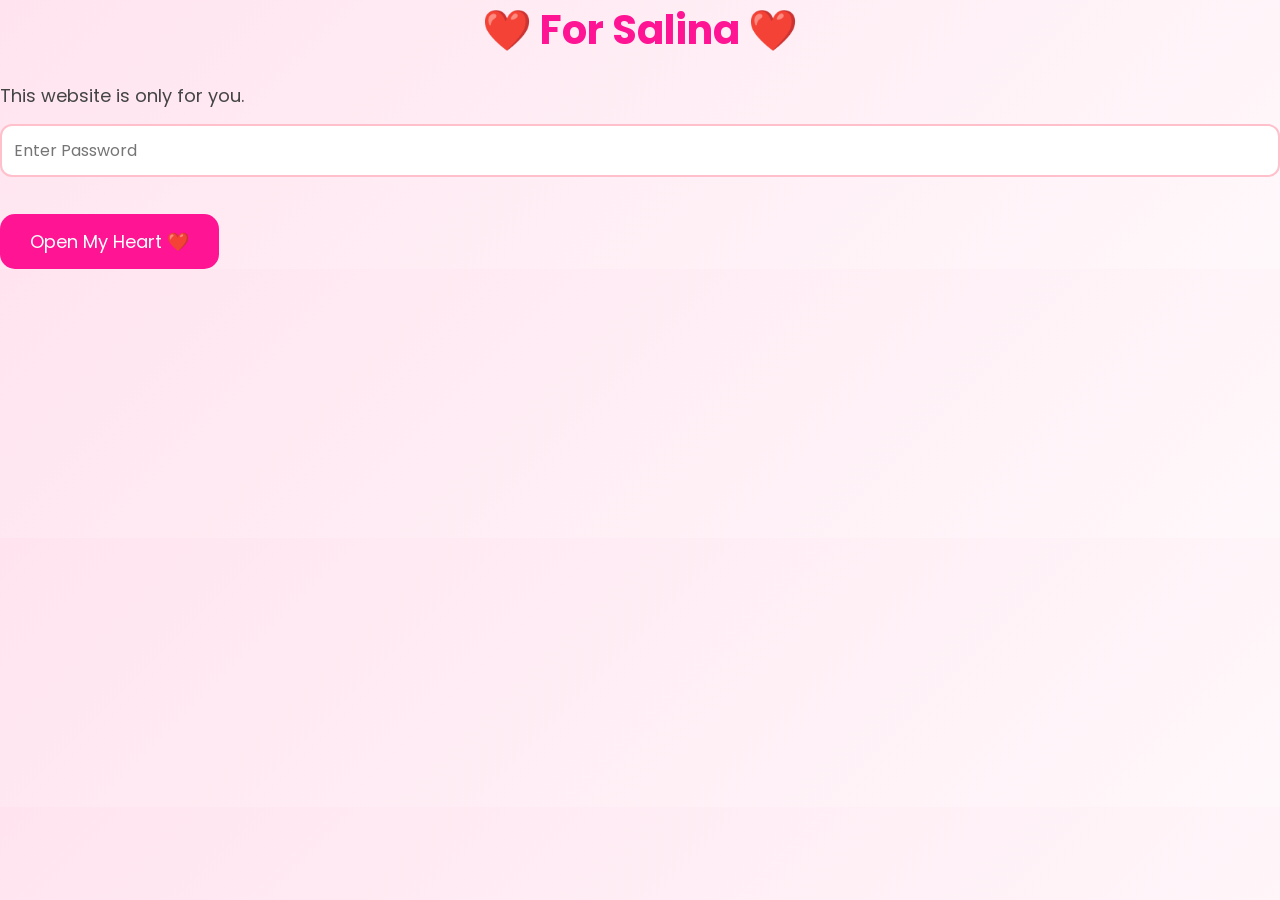
<file: index.html>
<!DOCTYPE html>
<html lang="en">
<head>
<meta charset="UTF-8">
<meta name="viewport" content="width=device-width, initial-scale=1.0">
<title>For Salina ❤️</title>

<link rel="stylesheet" href="style.css">

</head>

<body>

<div class="login">

<h1>❤️ For Salina ❤️</h1>

<p>This website is only for you.</p>

<input
type="password"
id="password"
placeholder="Enter Password">

<br><br>

<button onclick="login()">

Open My Heart ❤️

</button>

<p id="error"></p>

</div>

<script src="script.js"></script>

</body>
</html>
</file>
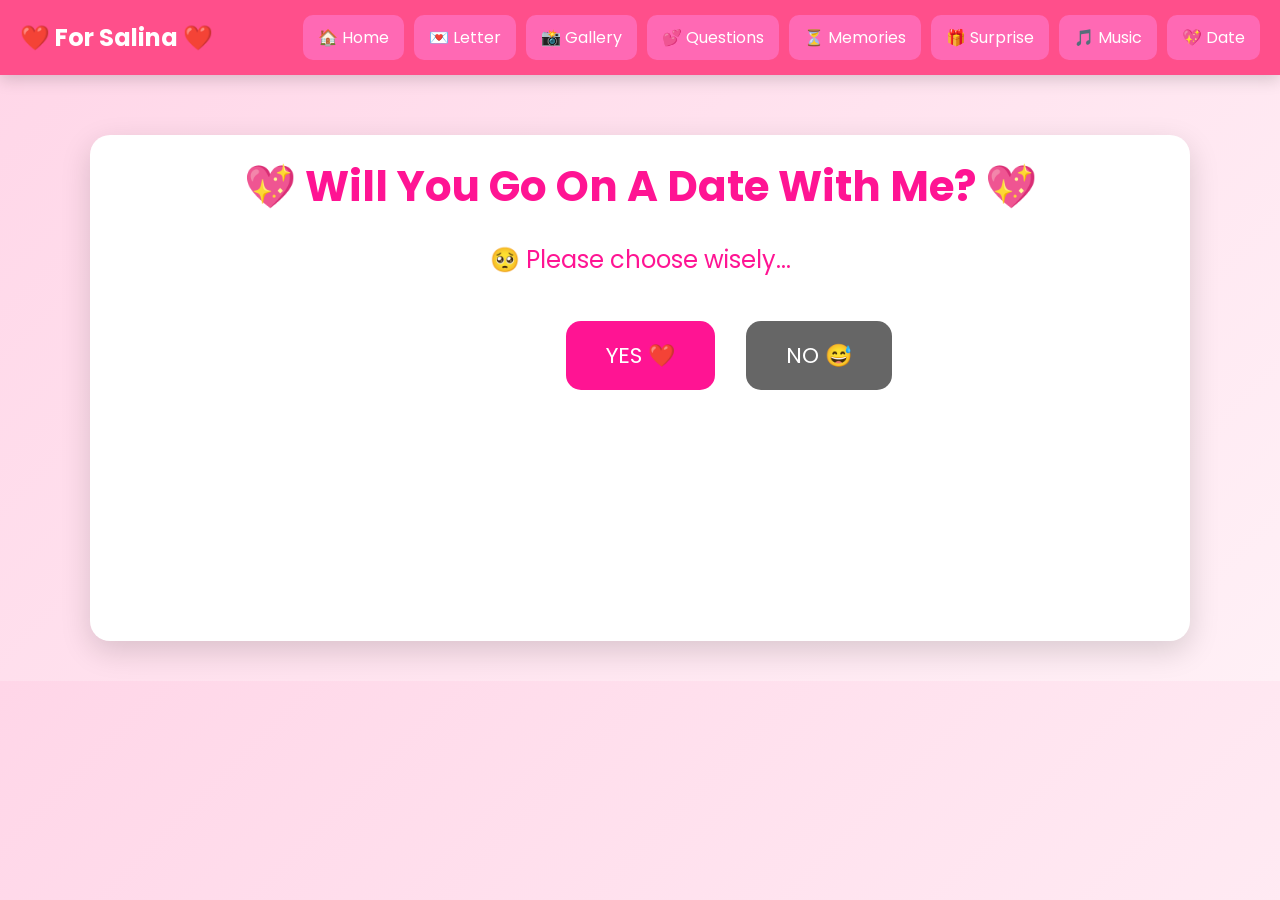
<file: date.html>
<!DOCTYPE html>
<html lang="en">
<head>
<meta charset="UTF-8">
<meta name="viewport" content="width=device-width, initial-scale=1.0">
<title>💖 Date With Me</title>

<link rel="stylesheet" href="style.css">

<style>

body{
    margin:0;
    font-family:Poppins,Arial,sans-serif;
    background:linear-gradient(135deg,#ffd6e8,#fff0f6);
}

nav{
    background:#ff4f8b;
    display:flex;
    justify-content:space-between;
    align-items:center;
    padding:15px 20px;
}

.logo{
    color:white;
    font-size:24px;
    font-weight:bold;
}

.menu{
    display:flex;
    gap:10px;
}

.menu a{
    text-decoration:none;
    color:white;
    background:#ff69b4;
    padding:10px 15px;
    border-radius:10px;
}

.menu-btn{
    display:none;
    color:white;
    font-size:30px;
    cursor:pointer;
}

.container{
    text-align:center;
    margin-top:60px;
    padding:20px;
}

h1{
    color:#ff1493;
    font-size:42px;
}

#message{
    color:#ff1493;
    font-size:24px;
    margin-bottom:40px;
}

.buttons{
    position:relative;
    height:300px;
}

#yesBtn{
    background:#ff1493;
    color:white;
    border:none;
    padding:18px 40px;
    font-size:22px;
    border-radius:15px;
    cursor:pointer;
    transition:.3s;
}

#noBtn{
    background:#666;
    color:white;
    border:none;
    padding:18px 40px;
    font-size:22px;
    border-radius:15px;
    cursor:pointer;
    position:absolute;
    left:60%;
    top:0;
}

.heart{
    position:fixed;
    bottom:-50px;
    animation:floatUp 4s linear forwards;
    pointer-events:none;
}

@keyframes floatUp{
0%{
transform:translateY(0);
opacity:1;
}
100%{
transform:translateY(-120vh);
opacity:0;
}
}

@media(max-width:768px){

.menu-btn{
display:block;
}

.menu{
display:none;
position:absolute;
top:65px;
left:0;
width:100%;
background:#ff4f8b;
flex-direction:column;
padding:15px;
}

.menu.show{
display:flex;
}

.menu a{
margin:5px 0;
text-align:center;
}

#noBtn{
left:55%;
}

}

</style>

</head>

<body>

<nav>

<div class="logo">❤️ For Salina ❤️</div>

<div class="menu-btn" onclick="toggleMenu()">☰</div>

<div class="menu" id="menu">

<a href="home.html">🏠 Home</a>
<a href="letter.html">💌 Letter</a>
<a href="gallery.html">📸 Gallery</a>
<a href="questions.html">💕 Questions</a>
<a href="memories.html">⏳ Memories</a>
<a href="surprise.html">🎁 Surprise</a>
<a href="music.html">🎵 Music</a>
<a href="date.html">💖 Date</a>

</div>

</nav>

<div class="container">

<h1>💖 Will You Go On A Date With Me? 💖</h1>

<p id="message">
🥺 Please choose wisely...
</p>

<div class="buttons">

<button id="yesBtn">YES ❤️</button>

<button id="noBtn">NO 😅</button>

</div>

</div>

<script>

function toggleMenu(){
document.getElementById("menu").classList.toggle("show");
}

const messages=[
"🥺 Please don't break my heart...",
"🌹 I'll bring flowers!",
"🍫 I'll buy chocolates!",
"🥹 Pretty please...",
"💕 It'll be fun!",
"❤️ You look cute saying YES!",
"🥰 Come on...",
"😂 Nice try!",
"😍 You can't catch me!",
"💖 Please say YES!"
];

let index=0;
let yesSize=22;

const yes=document.getElementById("yesBtn");
const no=document.getElementById("noBtn");
const message=document.getElementById("message");

function moveNo(){

const x=Math.random()*(window.innerWidth-140);

const y=Math.random()*(window.innerHeight-140);

no.style.position="fixed";
no.style.left=x+"px";
no.style.top=y+"px";

message.innerHTML=messages[index%messages.length];

index++;

yesSize+=6;

yes.style.fontSize=yesSize+"px";

}

no.addEventListener("mouseover",moveNo);
no.addEventListener("click",moveNo);

yes.onclick=function(){

document.body.innerHTML=`
<div style="height:100vh;display:flex;justify-content:center;align-items:center;flex-direction:column;background:linear-gradient(#ff5ca8,#ffd6e8);text-align:center;">

<h1 style="font-size:60px;color:white;">🎉 YAY!! ❤️</h1>

<h2 style="color:white;">Thank you Salina 💖</h2>

<p style="font-size:24px;color:white;">
I can't wait for our date! 🌹🥰
</p>

</div>
`;

for(let i=0;i<120;i++){

setTimeout(function(){

let heart=document.createElement("div");

heart.className="heart";

heart.innerHTML="❤️";

heart.style.left=Math.random()*100+"vw";

heart.style.fontSize=(20+Math.random()*25)+"px";

document.body.appendChild(heart);

setTimeout(()=>heart.remove(),4000);

},i*40);

}

}

</script>

</body>
</html>
</file>
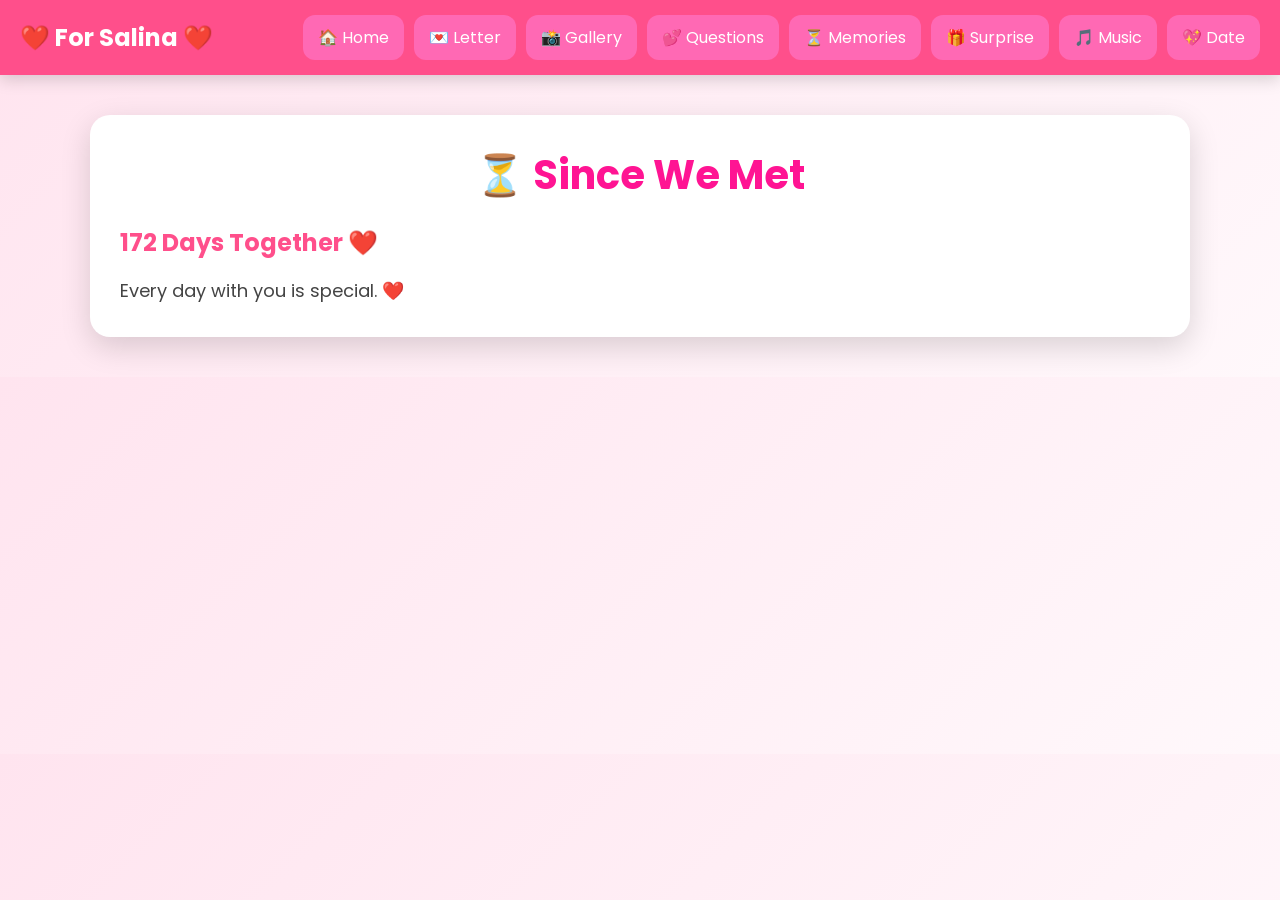
<file: memories.html>
<!DOCTYPE html>
<html>
<head>
<title>Memories ❤️</title>
<link rel="stylesheet" href="style.css">
</head>
<body>

<nav>

<div class="logo">❤️ For Salina ❤️</div>

<div class="menu-btn" onclick="toggleMenu()">☰</div>

<div class="menu" id="menu">

<a href="home.html">🏠 Home</a>
<a href="letter.html">💌 Letter</a>
<a href="gallery.html">📸 Gallery</a>
<a href="questions.html">💕 Questions</a>
<a href="memories.html">⏳ Memories</a>
<a href="surprise.html">🎁 Surprise</a>
<a href="music.html">🎵 Music</a>
<a href="date.html">💖 Date</a>

</div>

</nav>

<div class="container">

<h1>⏳ Since We Met</h1>

<h2 id="days"></h2>

<p>Every day with you is special. ❤️</p>

</div>

<script>
const start = new Date("2026-06-15");
const today = new Date();
const diff = today - start;
const days = Math.floor(diff/(1000*60*60*24));
document.getElementById("days").innerHTML =
days + " Days Together ❤️";
</script>

</body>
</html>
</file>
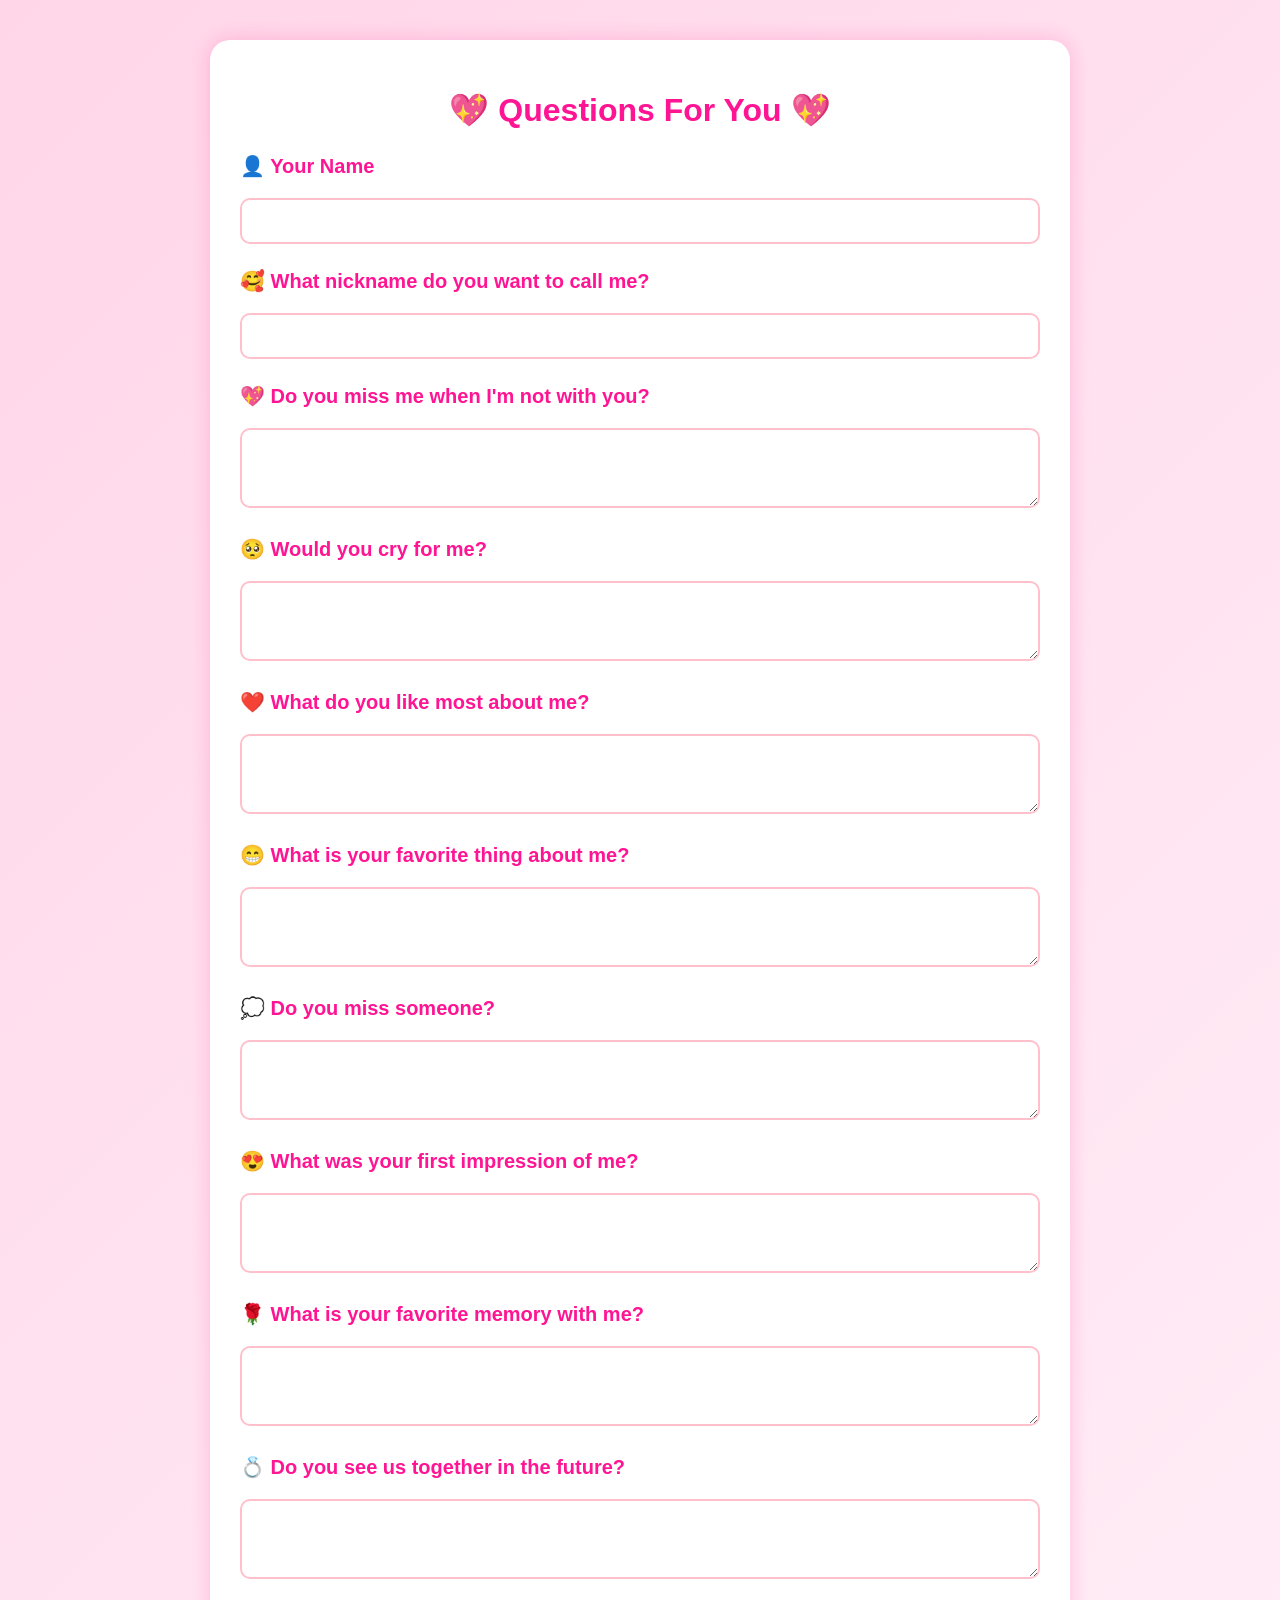
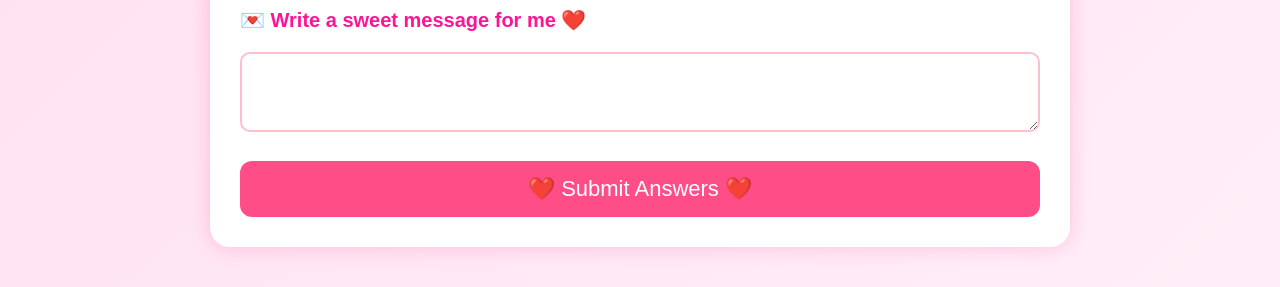
<file: questions.html>
<!DOCTYPE html>
<html lang="en">
<head>
<meta charset="UTF-8">
<meta name="viewport" content="width=device-width, initial-scale=1.0">
<title>Questions ❤️</title>

<style>
body{
    margin:0;
    font-family:Arial,sans-serif;
    background:linear-gradient(135deg,#ffd6e8,#ffeef7);
}

.container{
    max-width:800px;
    margin:40px auto;
    background:white;
    padding:30px;
    border-radius:20px;
    box-shadow:0 0 20px rgba(255,20,147,.2);
}

h1{
    text-align:center;
    color:#ff1493;
}

.question{
    margin:25px 0;
}

.question p{
    font-size:20px;
    color:#ff1493;
    font-weight:bold;
}

input,textarea{
    width:100%;
    padding:12px;
    border:2px solid pink;
    border-radius:10px;
    font-size:16px;
    box-sizing:border-box;
}

textarea{
    min-height:80px;
    resize:vertical;
}

button{
    width:100%;
    padding:15px;
    border:none;
    border-radius:12px;
    background:#ff4d88;
    color:white;
    font-size:22px;
    cursor:pointer;
    transition:.3s;
}

button:hover{
    background:#ff1f6b;
}

#thanksMessage{
    display:none;
    text-align:center;
    font-size:28px;
    color:#ff1493;
    margin-top:30px;
    font-weight:bold;
}

.heart{
    position:fixed;
    bottom:-50px;
    animation:floatUp 4s linear forwards;
    pointer-events:none;
}

@keyframes floatUp{
from{
transform:translateY(0);
opacity:1;
}
to{
transform:translateY(-120vh);
opacity:0;
}
}
</style>

</head>
<body>

<div class="container">

<h1>💖 Questions For You 💖</h1>

<form action="https://formspree.io/f/mvzeoajn" method="POST">

<div class="question">
<p>👤 Your Name</p>
<input type="text" name="Name" required>
</div>

<div class="question">
<p>🥰 What nickname do you want to call me?</p>
<input type="text" name="Nickname">
</div>

<div class="question">
<p>💖 Do you miss me when I'm not with you?</p>
<textarea name="Do you miss me?" required></textarea>
</div>

<div class="question">
<p>🥺 Would you cry for me?</p>
<textarea name="Would you cry for me?" required></textarea>
</div>

<div class="question">
<p>❤️ What do you like most about me?</p>
<textarea name="What do you like most about me?" required></textarea>
</div>

<div class="question">
<p>😁 What is your favorite thing about me?</p>
<textarea name="Favorite thing about me?" required></textarea>
</div>

<div class="question">
<p>💭 Do you miss someone?</p>
<textarea name="Do you miss someone?"></textarea>
</div>

<div class="question">
<p>😍 What was your first impression of me?</p>
<textarea name="First impression"></textarea>
</div>

<div class="question">
<p>🌹 What is your favorite memory with me?</p>
<textarea name="Favorite memory"></textarea>
</div>

<div class="question">
<p>💍 Do you see us together in the future?</p>
<textarea name="Future together"></textarea>
</div>

<div class="question">
<p>💌 Write a sweet message for me ❤️</p>
<textarea name="Message"></textarea>
</div>

<button type="submit">
❤️ Submit Answers ❤️
</button>

<div id="thanksMessage">
💖 Thank You Salina! 💖<br><br>
Your answers have been sent to Pramod ❤️
</div>

</form>

</div>

<script>
const form=document.querySelector("form");

form.addEventListener("submit",function(){

setTimeout(function(){

document.getElementById("thanksMessage").style.display="block";

for(let i=0;i<40;i++){

let heart=document.createElement("div");

heart.className="heart";
heart.innerHTML="❤️";

heart.style.left=Math.random()*100+"vw";
heart.style.fontSize=(20+Math.random()*25)+"px";

document.body.appendChild(heart);

setTimeout(()=>{
heart.remove();
},4000);

}

},500);

});
</script>

</body>
</html>
</file>
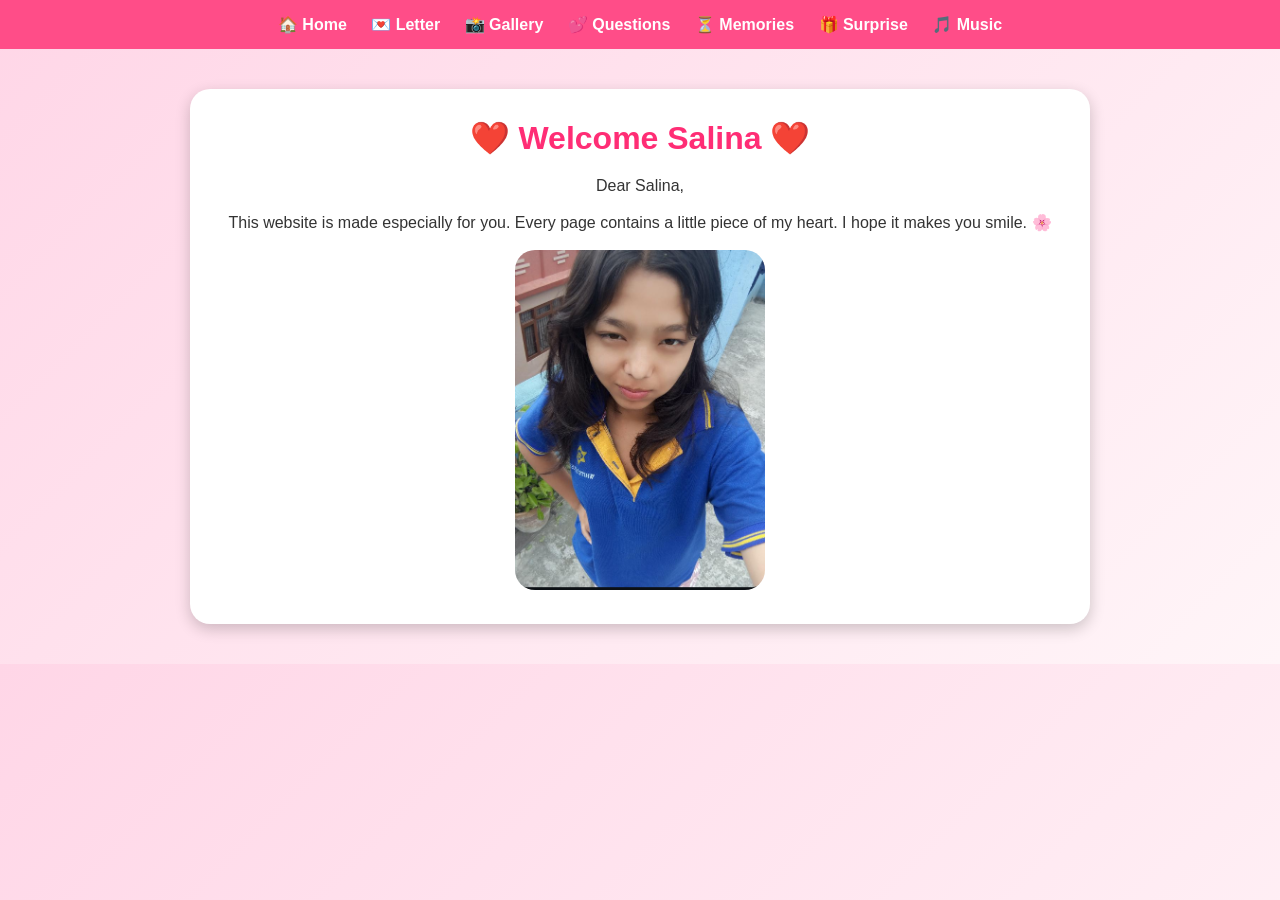
<file: for salina/home.html>
<!DOCTYPE html>
<html lang="en">
<head>
<meta charset="UTF-8">
<meta name="viewport" content="width=device-width, initial-scale=1.0">
<title>Home ❤️</title>

<link rel="stylesheet" href="style.css">

</head>

<body>

<nav>

<a href="home.html">🏠 Home</a>

<a href="letter.html">💌 Letter</a>

<a href="gallery.html">📸 Gallery</a>

<a href="questions.html">💕 Questions</a>

<a href="memories.html">⏳ Memories</a>

<a href="surprise.html">🎁 Surprise</a>

<a href="music.html">🎵 Music</a>

</nav>

<div class="container">

<h1>❤️ Welcome Salina ❤️</h1>

<p>

Dear Salina,

<br><br>

This website is made especially for you.

Every page contains a little piece of my heart.

I hope it makes you smile. 🌸

</p>

<br>

<img src="photo1.png" width="250" style="border-radius:20px;">

</div>

</body>
</html>
</file>
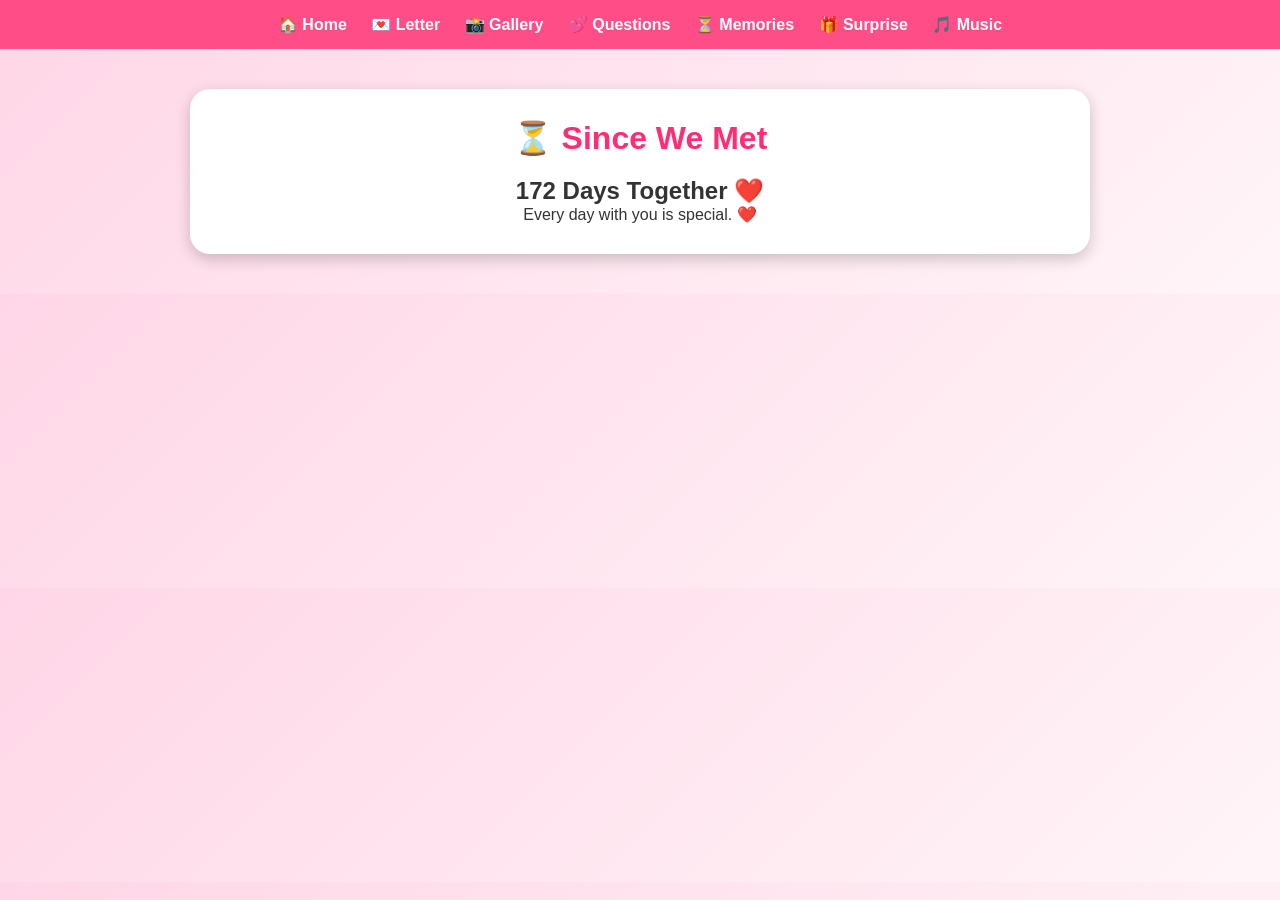
<file: for salina/memories.html>
<!DOCTYPE html>
<html>
<head>
<title>Memories ❤️</title>
<link rel="stylesheet" href="style.css">
</head>
<body>

<nav>
<a href="home.html">🏠 Home</a>
<a href="letter.html">💌 Letter</a>
<a href="gallery.html">📸 Gallery</a>
<a href="questions.html">💕 Questions</a>
<a href="memories.html">⏳ Memories</a>
<a href="surprise.html">🎁 Surprise</a>
<a href="music.html">🎵 Music</a>
</nav>

<div class="container">

<h1>⏳ Since We Met</h1>

<h2 id="days"></h2>

<p>Every day with you is special. ❤️</p>

</div>

<script>
const start = new Date("2026-06-15");
const today = new Date();
const diff = today - start;
const days = Math.floor(diff/(1000*60*60*24));
document.getElementById("days").innerHTML =
days + " Days Together ❤️";
</script>

</body>
</html>
</file>
<file: style.css>
/* ===========================
   FOR SALINA ❤️
   Romantic Website
=========================== */

@import url('https://fonts.googleapis.com/css2?family=Poppins:wght@300;400;600;700&display=swap');

*{
    margin:0;
    padding:0;
    box-sizing:border-box;
    font-family:'Poppins',sans-serif;
}

html{
    scroll-behavior:smooth;
}

body{
    background:linear-gradient(135deg,#ffe4ef,#fff8fb);
    color:#444;
    overflow-x:hidden;
}

/* ================= NAVBAR ================= */

nav{
    background:#ff4f8b;
    display:flex;
    justify-content:space-between;
    align-items:center;
    padding:15px 20px;
    position:sticky;
    top:0;
    z-index:1000;
    box-shadow:0 5px 15px rgba(0,0,0,.15);
}

.logo{
    color:white;
    font-size:24px;
    font-weight:bold;
}

.menu{
    display:flex;
    gap:10px;
}

.menu a{
    text-decoration:none;
    color:white;
    background:#ff69b4;
    padding:10px 15px;
    border-radius:12px;
    transition:.3s;
}

.menu a:hover{
    background:#ff1493;
    transform:translateY(-2px);
}

.menu-btn{
    display:none;
    color:white;
    font-size:32px;
    cursor:pointer;
}

/* ================= MOBILE MENU ================= */

@media(max-width:768px){

.menu-btn{
display:block;
}

.menu{
display:none;
position:absolute;
top:70px;
left:0;
width:100%;
background:#ff4f8b;
flex-direction:column;
padding:15px;
}

.menu.show{
display:flex;
}

.menu a{
width:100%;
margin:5px 0;
text-align:center;
}

}

/* ================= CONTAINER ================= */

.container{
    width:90%;
    max-width:1100px;
    margin:40px auto;
    background:white;
    border-radius:20px;
    padding:30px;
    box-shadow:0 10px 30px rgba(0,0,0,.15);
}

/* ================= TITLES ================= */

h1{
    color:#ff1493;
    text-align:center;
    margin-bottom:20px;
    font-size:40px;
}

h2{
    color:#ff4f8b;
    margin-bottom:15px;
}

p{
    font-size:18px;
    line-height:1.8;
}

/* ================= BUTTON ================= */

button,
input[type=submit]{

background:#ff1493;
color:white;
border:none;
padding:14px 30px;
font-size:18px;
border-radius:15px;
cursor:pointer;
transition:.3s;

}

button:hover,
input[type=submit]:hover{

background:#ff0066;
transform:scale(1.05);

}

/* ================= INPUT ================= */

input,
textarea{

width:100%;
padding:12px;
border:2px solid pink;
border-radius:12px;
margin:12px 0;
font-size:16px;

}

textarea{

height:150px;

}
/* ================= GALLERY ================= */

.gallery{
    display:grid;
    grid-template-columns:repeat(auto-fit,minmax(250px,1fr));
    gap:20px;
    margin-top:25px;
}

.gallery img{
    width:100%;
    height:280px;
    object-fit:cover;
    border-radius:20px;
    cursor:pointer;
    transition:.4s;
    box-shadow:0 10px 25px rgba(0,0,0,.15);
}

.gallery img:hover{
    transform:scale(1.05) rotate(1deg);
    box-shadow:0 15px 35px rgba(255,20,147,.4);
}

/* ================= IMAGE POPUP ================= */

.popup{
    display:none;
    position:fixed;
    left:0;
    top:0;
    width:100%;
    height:100%;
    background:rgba(0,0,0,.85);
    justify-content:center;
    align-items:center;
    z-index:9999;
}

.popup img{
    max-width:90%;
    max-height:90%;
    border-radius:20px;
    border:6px solid white;
}

.close{
    position:absolute;
    top:20px;
    right:30px;
    color:white;
    font-size:45px;
    cursor:pointer;
}

/* ================= CARDS ================= */

.card{
    background:#fff;
    padding:25px;
    border-radius:20px;
    margin:20px 0;
    box-shadow:0 8px 20px rgba(0,0,0,.12);
    transition:.3s;
}

.card:hover{
    transform:translateY(-5px);
}

/* ================= QUESTIONS ================= */

.question{
    background:#fff0f6;
    padding:20px;
    margin:20px 0;
    border-radius:20px;
    border-left:8px solid #ff1493;
}

.question label{
    display:block;
    font-size:20px;
    color:#ff1493;
    font-weight:bold;
    margin-bottom:12px;
}

.question input,
.question textarea{
    background:white;
}

/* ================= VIDEO ================= */

video{
    width:100%;
    border-radius:20px;
    margin-top:20px;
}

canvas{
    max-width:100%;
}

/* ================= DATE PAGE ================= */

.buttons{
    position:relative;
    height:320px;
    margin-top:40px;
}

#yesBtn,#yes{
    background:#ff1493;
    color:white;
    border:none;
    border-radius:15px;
    padding:18px 40px;
    font-size:22px;
    transition:.3s;
}

#noBtn,#no{
    background:#666;
    color:white;
    border:none;
    border-radius:15px;
    padding:18px 40px;
    font-size:22px;
    position:absolute;
    left:65%;
    top:20px;
}

/* ================= HEARTS ================= */

.heart{
    position:fixed;
    bottom:-50px;
    pointer-events:none;
    animation:floatUp 4s linear forwards;
}

@keyframes floatUp{

0%{
transform:translateY(0) scale(.8);
opacity:1;
}

100%{
transform:translateY(-120vh) scale(1.5);
opacity:0;
}

}

/* ================= THANK YOU ================= */

#thanksMessage{
    color:#ff1493;
    font-size:30px;
    text-align:center;
    margin-top:25px;
    font-weight:bold;
}

/* ================= FOOTER ================= */

footer{
    text-align:center;
    padding:30px;
    color:#ff1493;
    font-size:18px;
}
/* ================= Romantic Animations ================= */

.fade{
    animation:fadeIn 1s ease;
}

@keyframes fadeIn{
    from{
        opacity:0;
        transform:translateY(20px);
    }
    to{
        opacity:1;
        transform:translateY(0);
    }
}

/* Floating Hearts Background */

.floating-heart{
    position:fixed;
    bottom:-30px;
    color:#ff69b4;
    animation:floatHeart 8s linear infinite;
    pointer-events:none;
    opacity:.7;
}

@keyframes floatHeart{
    0%{
        transform:translateY(0) rotate(0deg);
        opacity:1;
    }
    100%{
        transform:translateY(-120vh) rotate(360deg);
        opacity:0;
    }
}

/* ================= Links ================= */

a{
    transition:.3s;
}

a:hover{
    transform:scale(1.05);
}

/* ================= Scrollbar ================= */

::-webkit-scrollbar{
    width:10px;
}

::-webkit-scrollbar-track{
    background:#ffe6f2;
}

::-webkit-scrollbar-thumb{
    background:#ff4f8b;
    border-radius:20px;
}

::-webkit-scrollbar-thumb:hover{
    background:#ff1493;
}

/* ================= Images ================= */

img{
    max-width:100%;
    border-radius:18px;
}

/* ================= Music ================= */

audio{
    width:100%;
    margin-top:20px;
}

/* ================= Secret Page ================= */

.secret-box{
    max-width:500px;
    margin:auto;
    text-align:center;
    background:white;
    padding:30px;
    border-radius:20px;
    box-shadow:0 10px 25px rgba(0,0,0,.15);
}

.secret-box input{
    text-align:center;
}

.secret-box button{
    width:100%;
}

/* ================= Success Message ================= */

.success{
    color:#ff1493;
    font-size:32px;
    text-align:center;
    font-weight:bold;
    animation:fadeIn 1s;
}

/* ================= Mobile ================= */

@media(max-width:768px){

body{
    overflow-x:hidden;
}

.container{
    width:95%;
    padding:20px;
}

h1{
    font-size:30px;
}

h2{
    font-size:24px;
}

p{
    font-size:16px;
}

button,
input[type=submit]{
    width:100%;
    margin-top:10px;
}

.gallery{
    grid-template-columns:1fr;
}

.gallery img{
    height:auto;
}

#yesBtn,#yes{
    font-size:18px;
}

#noBtn,#no{
    font-size:18px;
}

}

/* ================= Desktop ================= */

@media(min-width:769px){

.container{
    animation:fadeIn 1s;
}

}

/* ================= End ================= */
</file>
<file: for salina/style.css>
*{
    margin:0;
    padding:0;
    box-sizing:border-box;
    font-family:Arial, sans-serif;
}

body{
    background:linear-gradient(135deg,#ffd6e7,#fff5f8);
    color:#333;
}

nav{
    background:#ff4d88;
    padding:15px;
    text-align:center;
}

nav a{
    color:white;
    text-decoration:none;
    margin:10px;
    font-weight:bold;
}

nav a:hover{
    color:yellow;
}

.container{
    width:90%;
    max-width:900px;
    margin:40px auto;
    background:white;
    padding:30px;
    border-radius:20px;
    box-shadow:0 5px 15px rgba(0,0,0,.2);
    text-align:center;
}

h1{
    color:#ff2d75;
    margin-bottom:20px;
}

button{
    background:#ff2d75;
    color:white;
    border:none;
    padding:12px 25px;
    border-radius:30px;
    cursor:pointer;
    font-size:18px;
}

button:hover{
    background:#ff0055;
}

input{
    padding:12px;
    width:250px;
    border-radius:10px;
    border:2px solid pink;
}

.gallery{
    display:grid;
    grid-template-columns:repeat(auto-fit,minmax(220px,1fr));
    gap:20px;
}

.gallery img{
    width:100%;
    border-radius:15px;
    transition:.3s;
}

.gallery img:hover{
    transform:scale(1.05);
}
</file>
